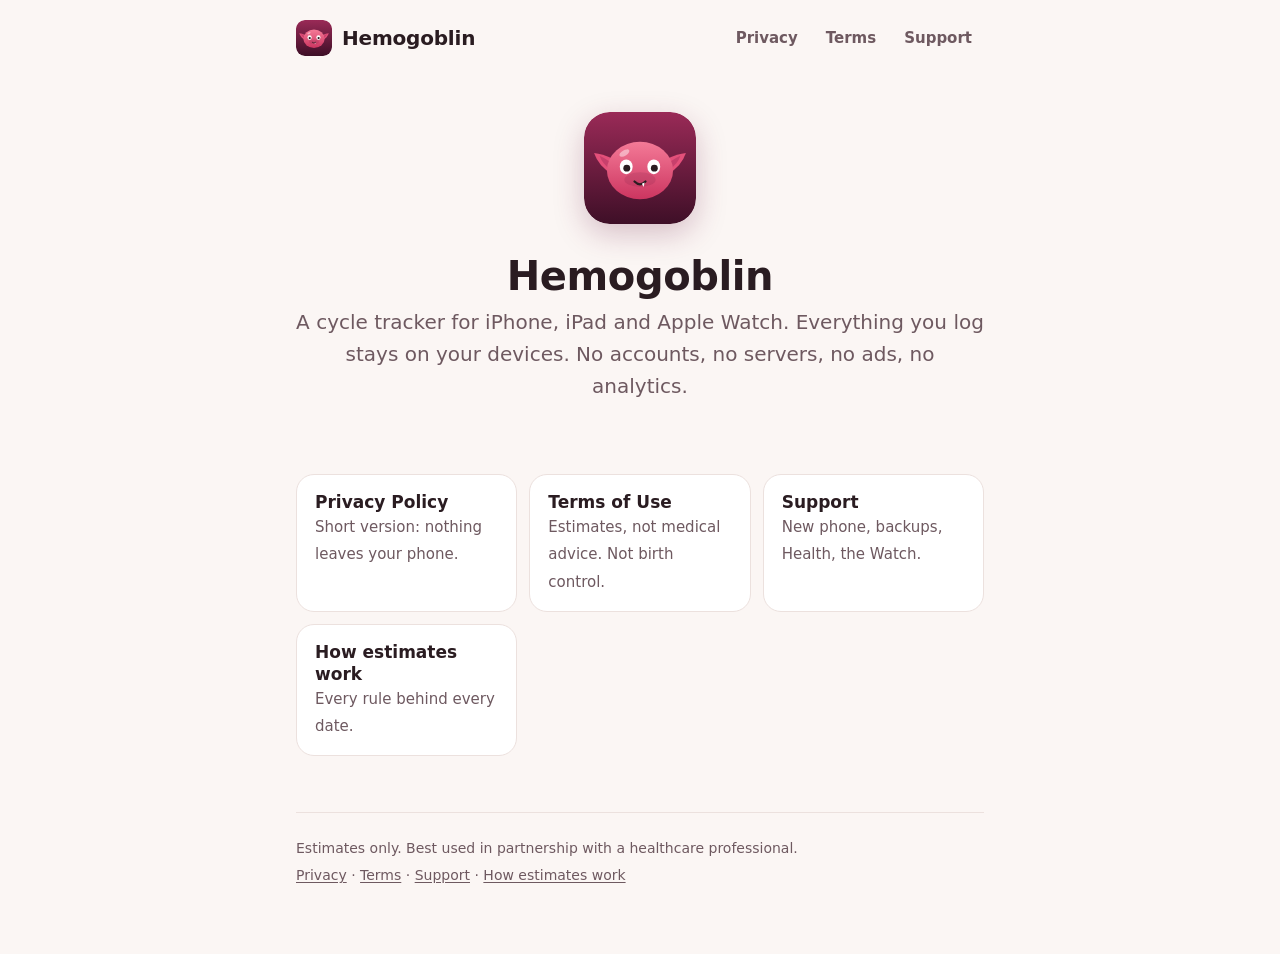
<file: index.html>
<!doctype html>
<html lang="en">
<head>
<meta charset="utf-8">
<meta name="viewport" content="width=device-width, initial-scale=1">
<title>Hemogoblin</title>
<meta name="description" content="A cycle tracker for iPhone, iPad and Apple Watch that keeps everything on your devices.">
<link rel="icon" href="icon.svg" type="image/svg+xml">
<link rel="stylesheet" href="style.css">
</head>
<body>
<div class="page">
<header class="top">
  <a class="brand" href="./"><img src="icon.svg" alt=""><span>Hemogoblin</span></a>
  <nav>
    <a href="privacy/">Privacy</a>
    <a href="terms/">Terms</a>
    <a href="support/">Support</a>
  </nav>
</header>

<main>
<section class="hero">
  <img src="icon.svg" alt="Hemogoblin app icon">
  <h1>Hemogoblin</h1>
  <p class="lede">A cycle tracker for iPhone, iPad and Apple Watch. Everything you log stays on your devices. No accounts, no servers, no ads, no analytics.</p>
</section>

<div class="tiles">
  <a class="tile" href="privacy/"><b>Privacy Policy</b><span>Short version: nothing leaves your phone.</span></a>
  <a class="tile" href="terms/"><b>Terms of Use</b><span>Estimates, not medical advice. Not birth control.</span></a>
  <a class="tile" href="support/"><b>Support</b><span>New phone, backups, Health, the Watch.</span></a>
  <a class="tile" href="estimates/"><b>How estimates work</b><span>Every rule behind every date.</span></a>
</div>
</main>

<footer>
  <p>Estimates only. Best used in partnership with a healthcare professional.</p>
  <p><a href="privacy/">Privacy</a> · <a href="terms/">Terms</a> · <a href="support/">Support</a> · <a href="estimates/">How estimates work</a></p>
</footer>
</div>
</body>
</html>
</file>
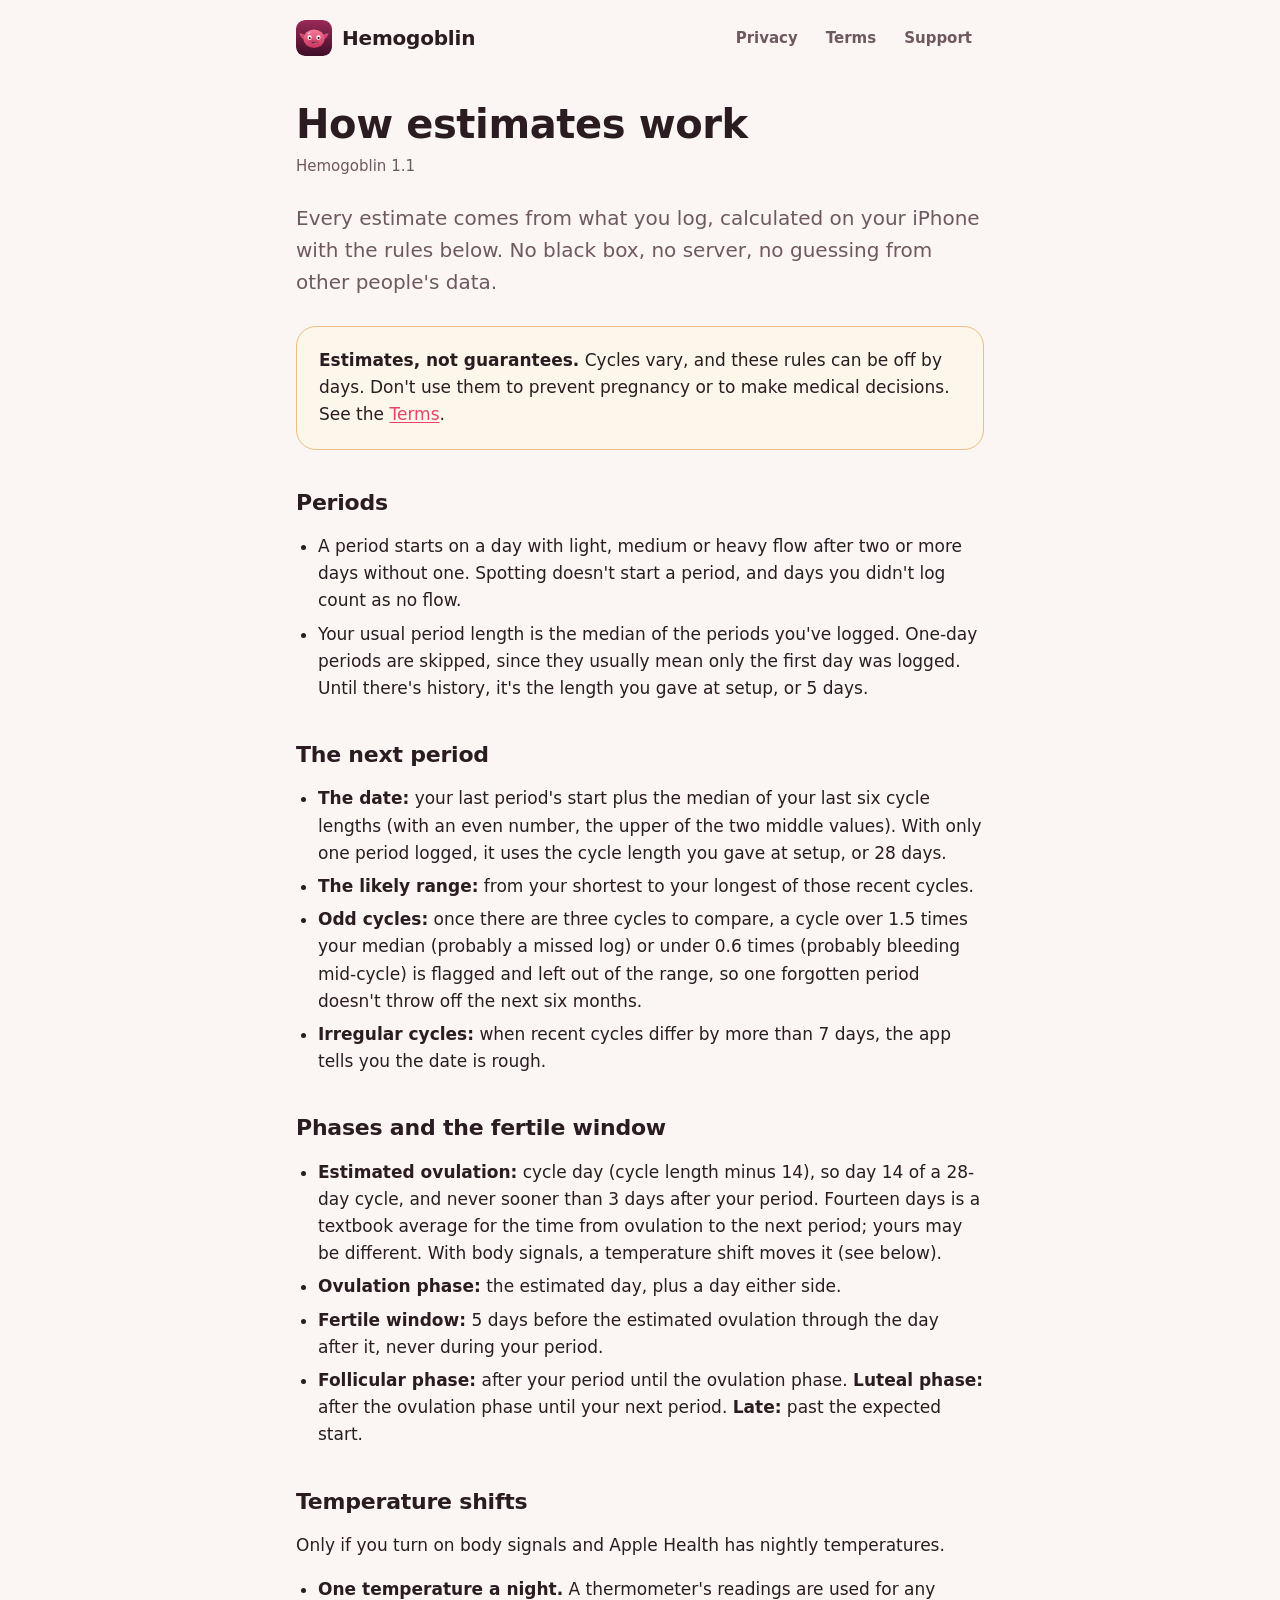
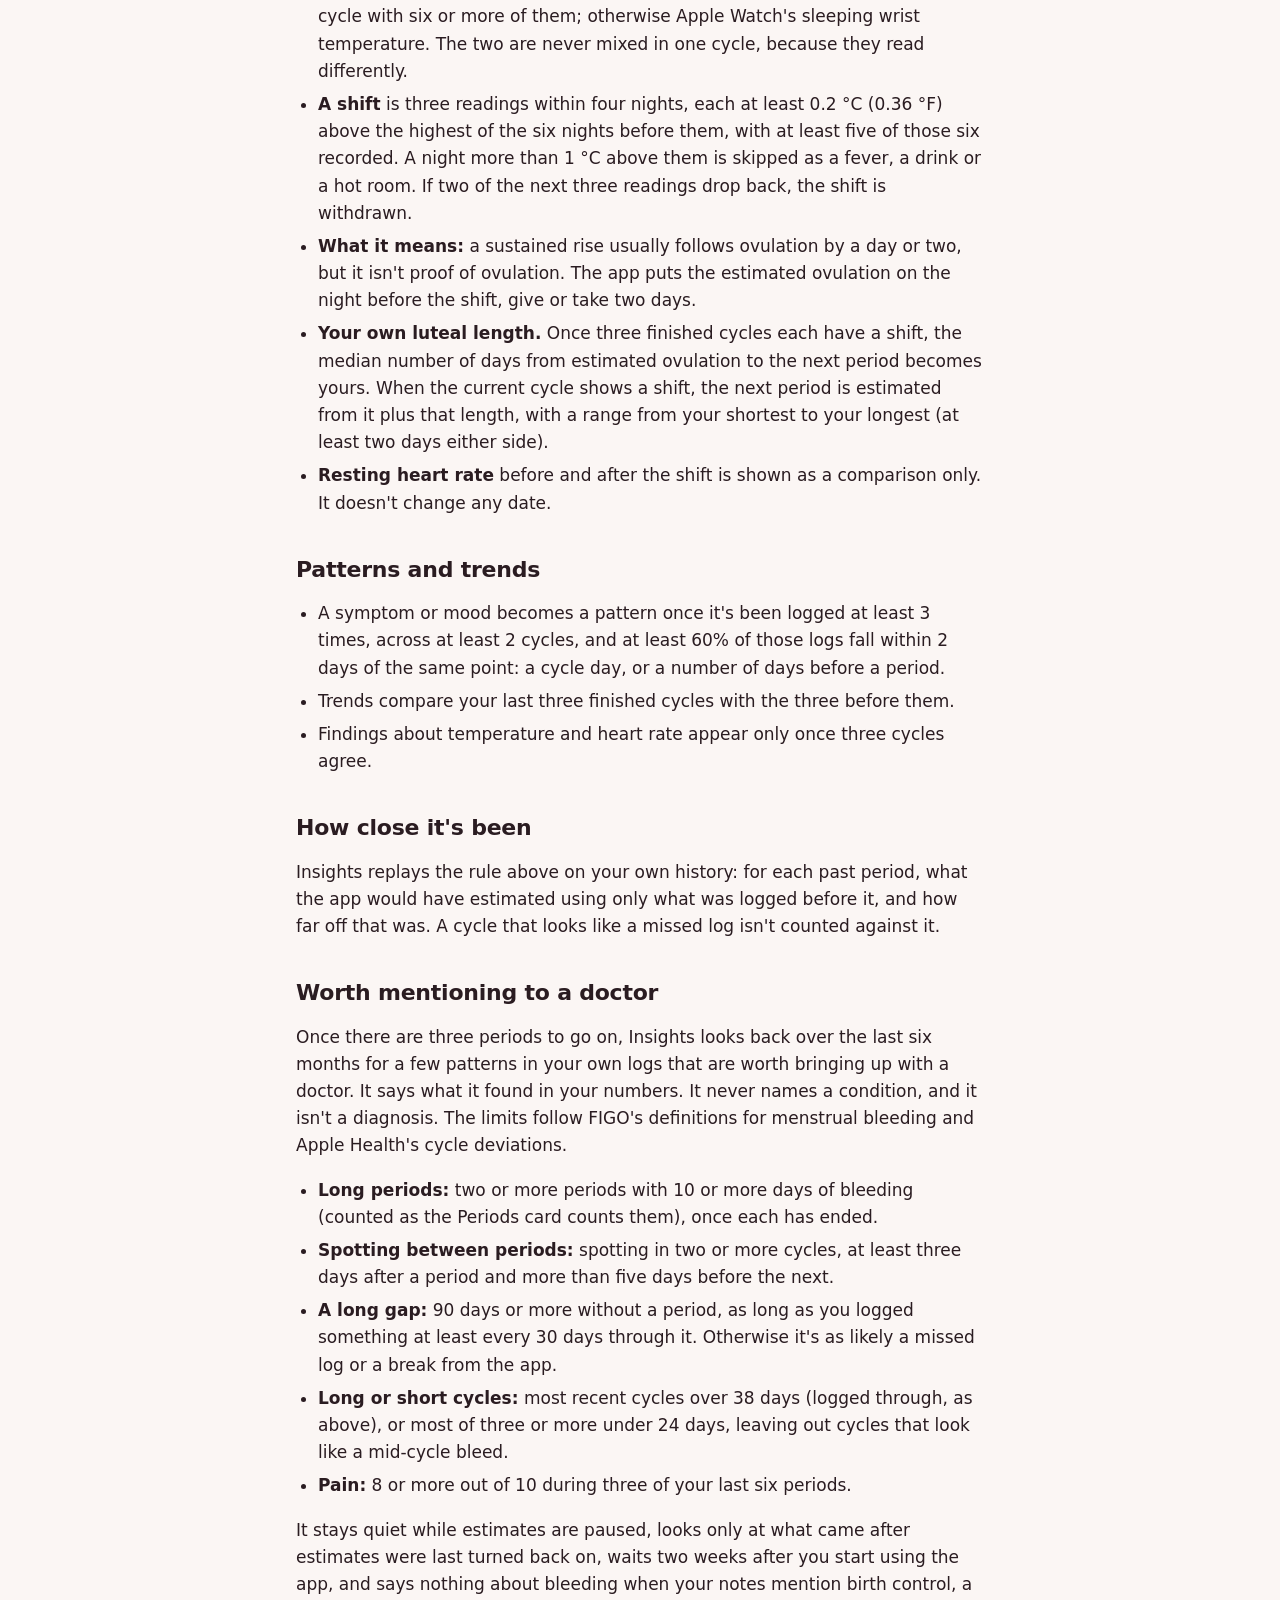
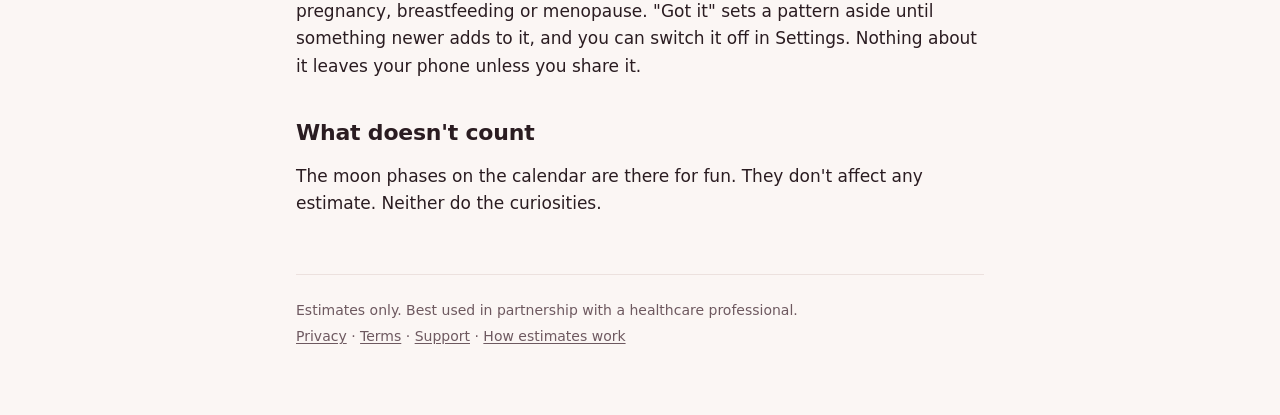
<file: estimates/index.html>
<!doctype html>
<html lang="en">
<head>
<meta charset="utf-8">
<meta name="viewport" content="width=device-width, initial-scale=1">
<title>How Estimates Work · Hemogoblin</title>
<meta name="description" content="Exactly how Hemogoblin estimates periods, phases, the fertile window and temperature shifts.">
<link rel="icon" href="../icon.svg" type="image/svg+xml">
<link rel="stylesheet" href="../style.css">
</head>
<body>
<div class="page">
<header class="top">
  <a class="brand" href="../"><img src="../icon.svg" alt=""><span>Hemogoblin</span></a>
  <nav>
    <a href="../privacy/">Privacy</a>
    <a href="../terms/">Terms</a>
    <a href="../support/">Support</a>
  </nav>
</header>

<main>
<h1>How estimates work</h1>
<p class="meta">Hemogoblin 1.1</p>
<p class="lede">Every estimate comes from what you log, calculated on your iPhone with the rules below. No black box, no server, no guessing from other people's data.</p>

<div class="card warn">
  <p><strong>Estimates, not guarantees.</strong> Cycles vary, and these rules can be off by days. Don't use them to prevent pregnancy or to make medical decisions. See the <a href="../terms/">Terms</a>.</p>
</div>

<h2>Periods</h2>
<ul>
  <li>A period starts on a day with light, medium or heavy flow after two or more days without one. Spotting doesn't start a period, and days you didn't log count as no flow.</li>
  <li>Your usual period length is the median of the periods you've logged. One-day periods are skipped, since they usually mean only the first day was logged. Until there's history, it's the length you gave at setup, or 5 days.</li>
</ul>

<h2>The next period</h2>
<ul>
  <li><strong>The date:</strong> your last period's start plus the median of your last six cycle lengths (with an even number, the upper of the two middle values). With only one period logged, it uses the cycle length you gave at setup, or 28 days.</li>
  <li><strong>The likely range:</strong> from your shortest to your longest of those recent cycles.</li>
  <li><strong>Odd cycles:</strong> once there are three cycles to compare, a cycle over 1.5 times your median (probably a missed log) or under 0.6 times (probably bleeding mid-cycle) is flagged and left out of the range, so one forgotten period doesn't throw off the next six months.</li>
  <li><strong>Irregular cycles:</strong> when recent cycles differ by more than 7 days, the app tells you the date is rough.</li>
</ul>

<h2>Phases and the fertile window</h2>
<ul>
  <li><strong>Estimated ovulation:</strong> cycle day (cycle length minus 14), so day 14 of a 28-day cycle, and never sooner than 3 days after your period. Fourteen days is a textbook average for the time from ovulation to the next period; yours may be different. With body signals, a temperature shift moves it (see below).</li>
  <li><strong>Ovulation phase:</strong> the estimated day, plus a day either side.</li>
  <li><strong>Fertile window:</strong> 5 days before the estimated ovulation through the day after it, never during your period.</li>
  <li><strong>Follicular phase:</strong> after your period until the ovulation phase. <strong>Luteal phase:</strong> after the ovulation phase until your next period. <strong>Late:</strong> past the expected start.</li>
</ul>

<h2>Temperature shifts</h2>
<p>Only if you turn on body signals and Apple Health has nightly temperatures.</p>
<ul>
  <li><strong>One temperature a night.</strong> A thermometer's readings are used for any cycle with six or more of them; otherwise Apple Watch's sleeping wrist temperature. The two are never mixed in one cycle, because they read differently.</li>
  <li><strong>A shift</strong> is three readings within four nights, each at least 0.2 °C (0.36 °F) above the highest of the six nights before them, with at least five of those six recorded. A night more than 1 °C above them is skipped as a fever, a drink or a hot room. If two of the next three readings drop back, the shift is withdrawn.</li>
  <li><strong>What it means:</strong> a sustained rise usually follows ovulation by a day or two, but it isn't proof of ovulation. The app puts the estimated ovulation on the night before the shift, give or take two days.</li>
  <li><strong>Your own luteal length.</strong> Once three finished cycles each have a shift, the median number of days from estimated ovulation to the next period becomes yours. When the current cycle shows a shift, the next period is estimated from it plus that length, with a range from your shortest to your longest (at least two days either side).</li>
  <li><strong>Resting heart rate</strong> before and after the shift is shown as a comparison only. It doesn't change any date.</li>
</ul>

<h2>Patterns and trends</h2>
<ul>
  <li>A symptom or mood becomes a pattern once it's been logged at least 3 times, across at least 2 cycles, and at least 60% of those logs fall within 2 days of the same point: a cycle day, or a number of days before a period.</li>
  <li>Trends compare your last three finished cycles with the three before them.</li>
  <li>Findings about temperature and heart rate appear only once three cycles agree.</li>
</ul>

<h2>How close it's been</h2>
<p>Insights replays the rule above on your own history: for each past period, what the app would have estimated using only what was logged before it, and how far off that was. A cycle that looks like a missed log isn't counted against it.</p>

<h2>Worth mentioning to a doctor</h2>
<p>Once there are three periods to go on, Insights looks back over the last six months for a few patterns in your own logs that are worth bringing up with a doctor. It says what it found in your numbers. It never names a condition, and it isn't a diagnosis. The limits follow FIGO's definitions for menstrual bleeding and Apple Health's cycle deviations.</p>
<ul>
  <li><strong>Long periods:</strong> two or more periods with 10 or more days of bleeding (counted as the Periods card counts them), once each has ended.</li>
  <li><strong>Spotting between periods:</strong> spotting in two or more cycles, at least three days after a period and more than five days before the next.</li>
  <li><strong>A long gap:</strong> 90 days or more without a period, as long as you logged something at least every 30 days through it. Otherwise it's as likely a missed log or a break from the app.</li>
  <li><strong>Long or short cycles:</strong> most recent cycles over 38 days (logged through, as above), or most of three or more under 24 days, leaving out cycles that look like a mid-cycle bleed.</li>
  <li><strong>Pain:</strong> 8 or more out of 10 during three of your last six periods.</li>
</ul>
<p>It stays quiet while estimates are paused, looks only at what came after estimates were last turned back on, waits two weeks after you start using the app, and says nothing about bleeding when your notes mention birth control, a pregnancy, breastfeeding or menopause. "Got it" sets a pattern aside until something newer adds to it, and you can switch it off in Settings. Nothing about it leaves your phone unless you share it.</p>

<h2>What doesn't count</h2>
<p>The moon phases on the calendar are there for fun. They don't affect any estimate. Neither do the curiosities.</p>
</main>

<footer>
  <p>Estimates only. Best used in partnership with a healthcare professional.</p>
  <p><a href="../privacy/">Privacy</a> · <a href="../terms/">Terms</a> · <a href="../support/">Support</a> · <a href="../estimates/">How estimates work</a></p>
</footer>
</div>
</body>
</html>
</file>
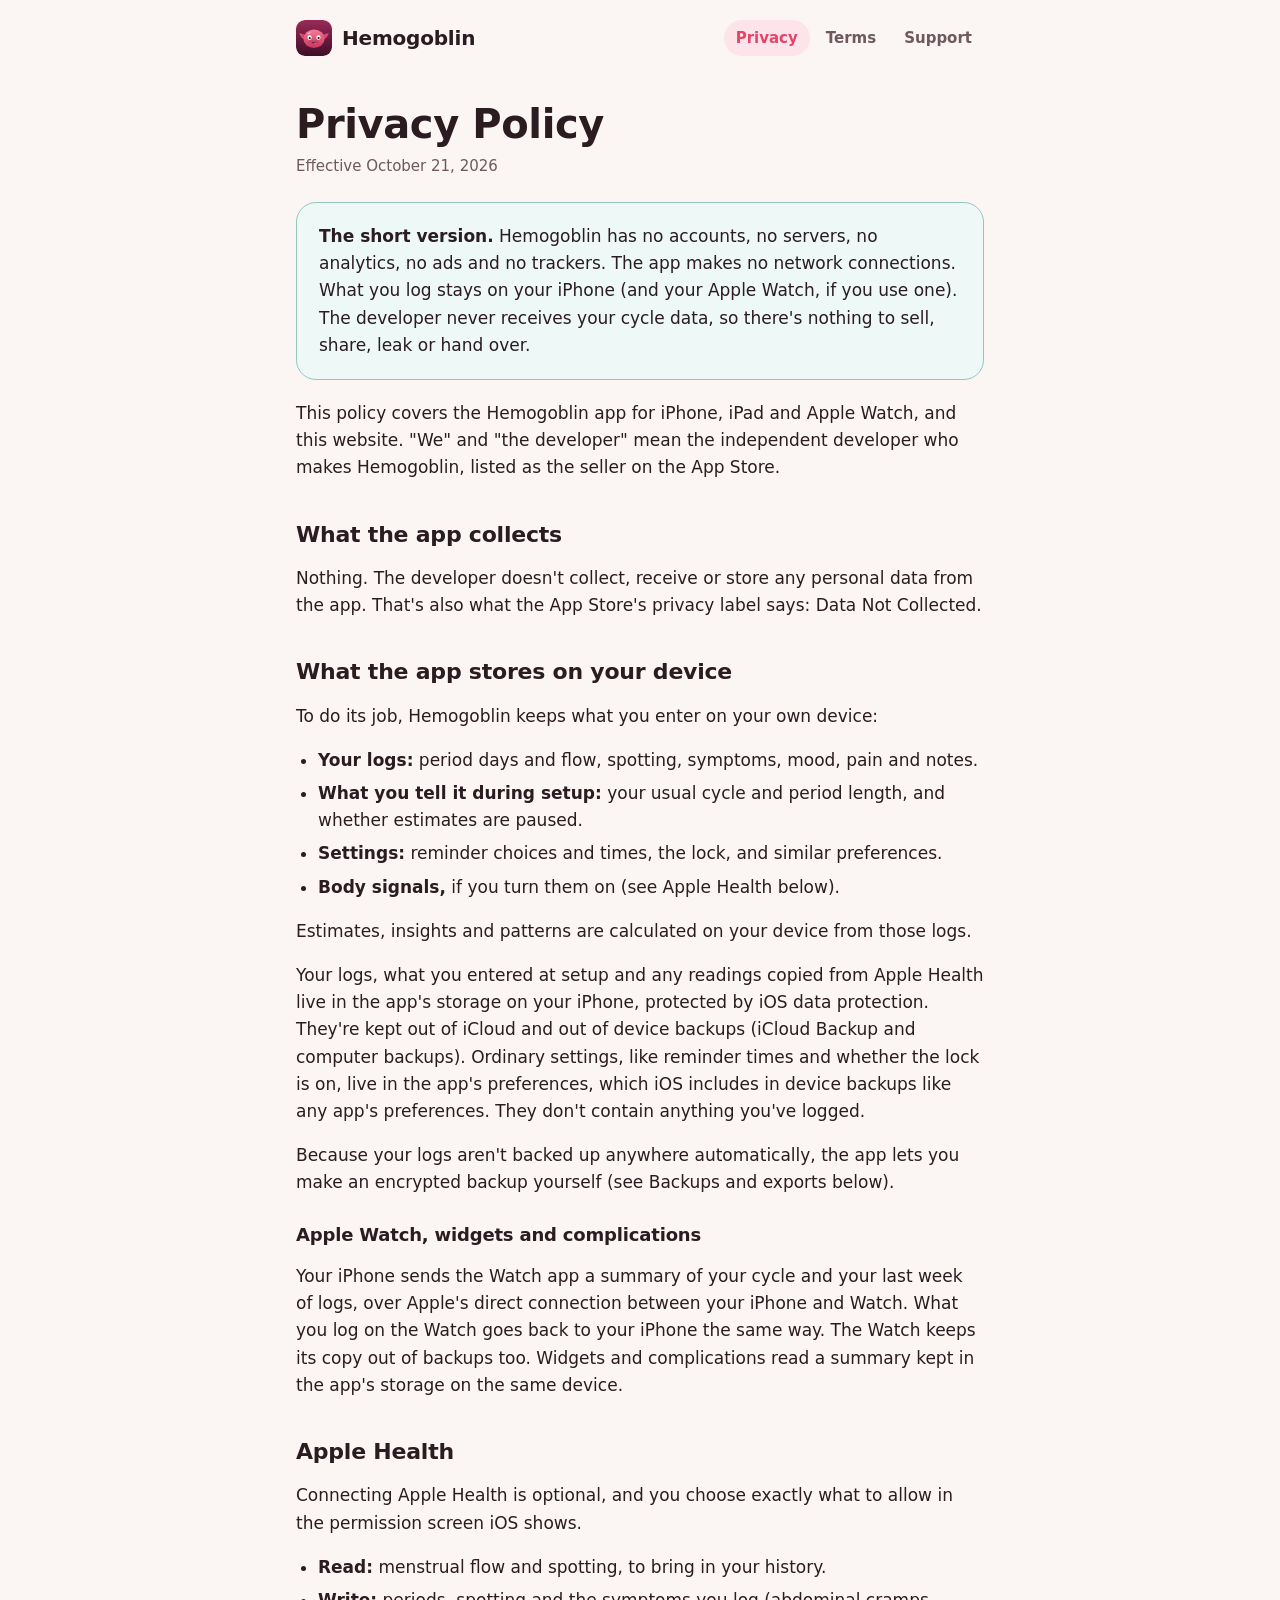
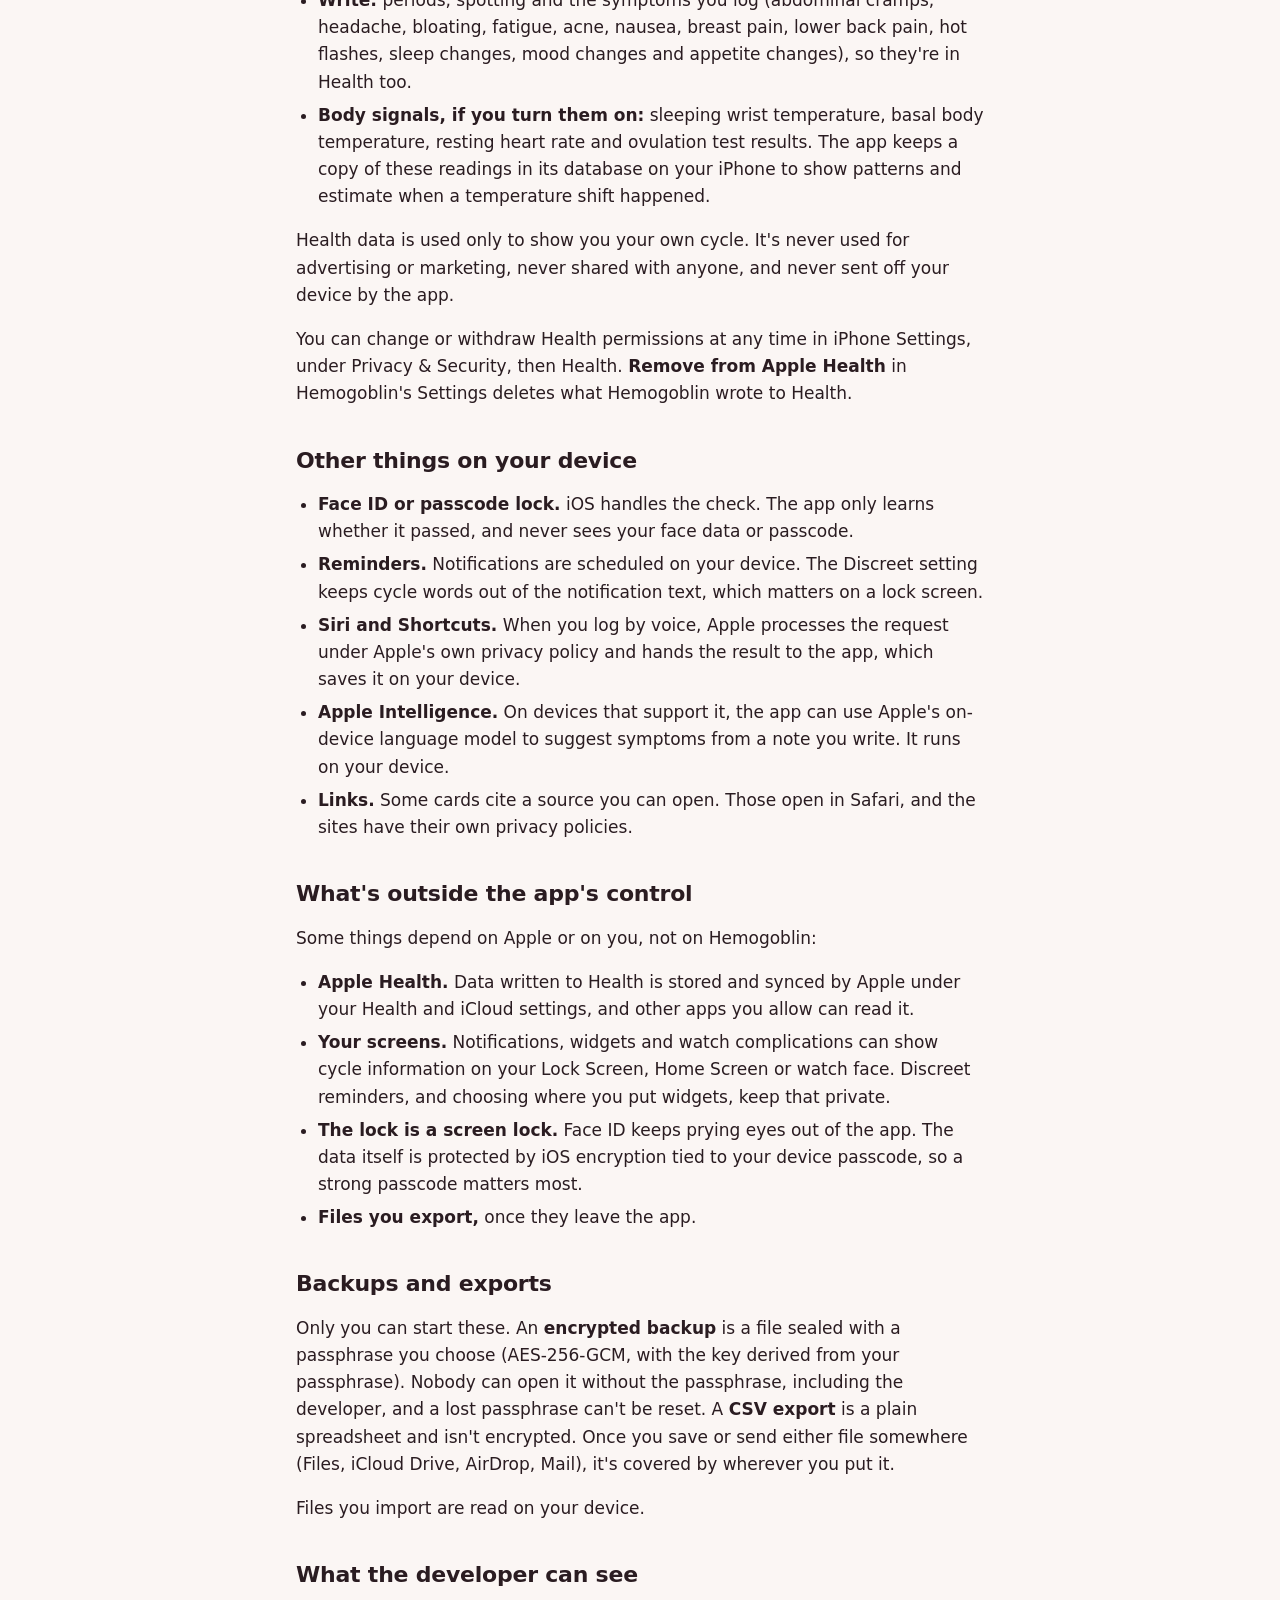
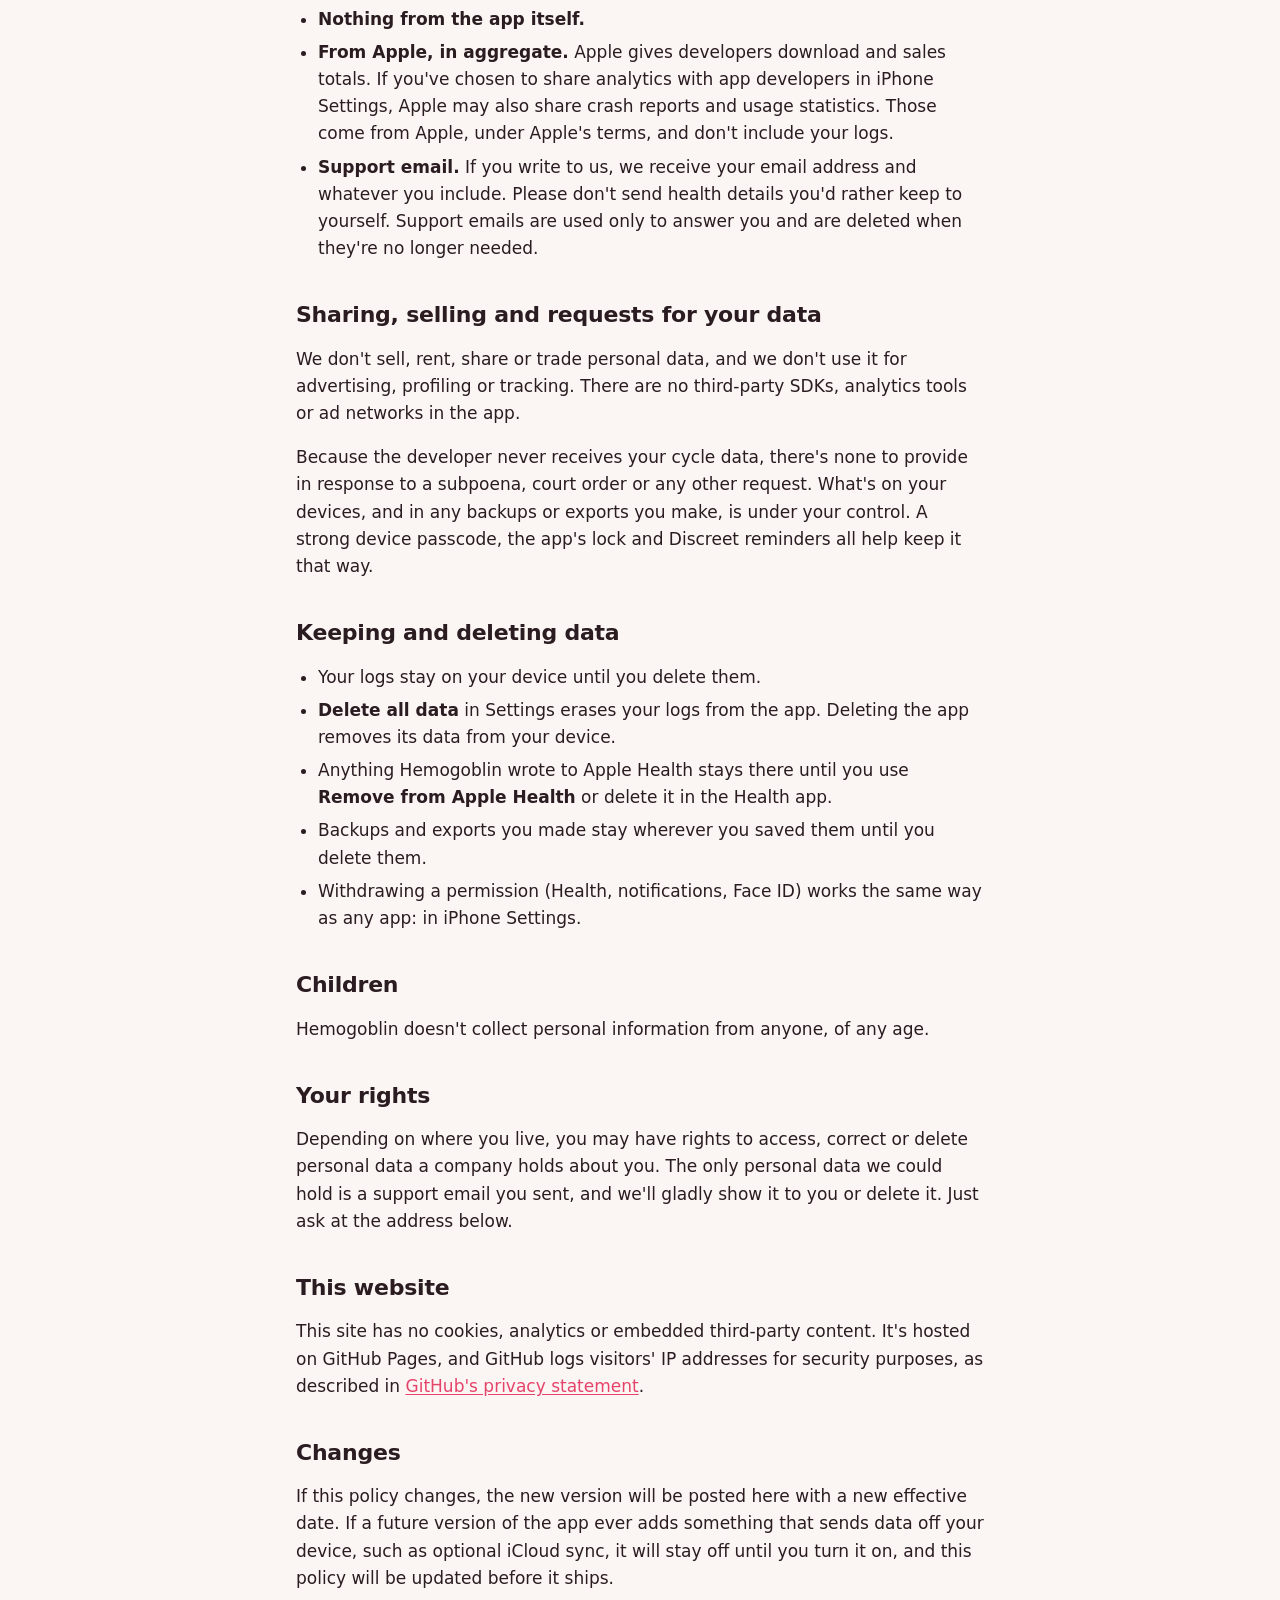
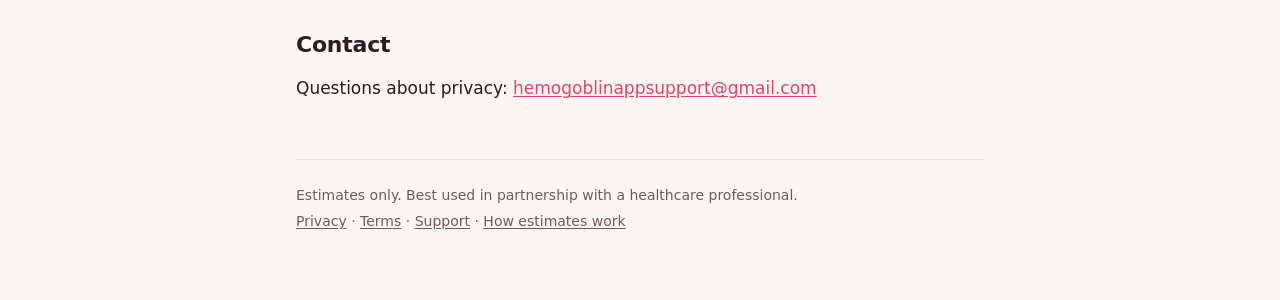
<file: privacy/index.html>
<!doctype html>
<html lang="en">
<head>
<meta charset="utf-8">
<meta name="viewport" content="width=device-width, initial-scale=1">
<title>Privacy Policy · Hemogoblin</title>
<meta name="description" content="Hemogoblin keeps your cycle on your devices. No accounts, no servers, no analytics, no ads.">
<link rel="icon" href="../icon.svg" type="image/svg+xml">
<link rel="stylesheet" href="../style.css">
</head>
<body>
<div class="page">
<header class="top">
  <a class="brand" href="../"><img src="../icon.svg" alt=""><span>Hemogoblin</span></a>
  <nav>
    <a href="../privacy/" aria-current="page">Privacy</a>
    <a href="../terms/">Terms</a>
    <a href="../support/">Support</a>
  </nav>
</header>

<main>
<h1>Privacy Policy</h1>
<p class="meta">Effective October 21, 2026</p>

<div class="card short">
  <p><strong>The short version.</strong> Hemogoblin has no accounts, no servers, no analytics, no ads and no trackers. The app makes no network connections. What you log stays on your iPhone (and your Apple Watch, if you use one). The developer never receives your cycle data, so there's nothing to sell, share, leak or hand over.</p>
</div>

<p>This policy covers the Hemogoblin app for iPhone, iPad and Apple Watch, and this website. "We" and "the developer" mean the independent developer who makes Hemogoblin, listed as the seller on the App Store.</p>

<h2>What the app collects</h2>
<p>Nothing. The developer doesn't collect, receive or store any personal data from the app. That's also what the App Store's privacy label says: Data Not Collected.</p>

<h2>What the app stores on your device</h2>
<p>To do its job, Hemogoblin keeps what you enter on your own device:</p>
<ul>
  <li><strong>Your logs:</strong> period days and flow, spotting, symptoms, mood, pain and notes.</li>
  <li><strong>What you tell it during setup:</strong> your usual cycle and period length, and whether estimates are paused.</li>
  <li><strong>Settings:</strong> reminder choices and times, the lock, and similar preferences.</li>
  <li><strong>Body signals,</strong> if you turn them on (see Apple Health below).</li>
</ul>
<p>Estimates, insights and patterns are calculated on your device from those logs.</p>
<p>Your logs, what you entered at setup and any readings copied from Apple Health live in the app's storage on your iPhone, protected by iOS data protection. They're kept out of iCloud and out of device backups (iCloud Backup and computer backups). Ordinary settings, like reminder times and whether the lock is on, live in the app's preferences, which iOS includes in device backups like any app's preferences. They don't contain anything you've logged.</p>
<p>Because your logs aren't backed up anywhere automatically, the app lets you make an encrypted backup yourself (see Backups and exports below).</p>

<h3>Apple Watch, widgets and complications</h3>
<p>Your iPhone sends the Watch app a summary of your cycle and your last week of logs, over Apple's direct connection between your iPhone and Watch. What you log on the Watch goes back to your iPhone the same way. The Watch keeps its copy out of backups too. Widgets and complications read a summary kept in the app's storage on the same device.</p>

<h2>Apple Health</h2>
<p>Connecting Apple Health is optional, and you choose exactly what to allow in the permission screen iOS shows.</p>
<ul>
  <li><strong>Read:</strong> menstrual flow and spotting, to bring in your history.</li>
  <li><strong>Write:</strong> periods, spotting and the symptoms you log (abdominal cramps, headache, bloating, fatigue, acne, nausea, breast pain, lower back pain, hot flashes, sleep changes, mood changes and appetite changes), so they're in Health too.</li>
  <li><strong>Body signals, if you turn them on:</strong> sleeping wrist temperature, basal body temperature, resting heart rate and ovulation test results. The app keeps a copy of these readings in its database on your iPhone to show patterns and estimate when a temperature shift happened.</li>
</ul>
<p>Health data is used only to show you your own cycle. It's never used for advertising or marketing, never shared with anyone, and never sent off your device by the app.</p>
<p>You can change or withdraw Health permissions at any time in iPhone Settings, under Privacy &amp; Security, then Health. <strong>Remove from Apple Health</strong> in Hemogoblin's Settings deletes what Hemogoblin wrote to Health.</p>

<h2>Other things on your device</h2>
<ul>
  <li><strong>Face ID or passcode lock.</strong> iOS handles the check. The app only learns whether it passed, and never sees your face data or passcode.</li>
  <li><strong>Reminders.</strong> Notifications are scheduled on your device. The Discreet setting keeps cycle words out of the notification text, which matters on a lock screen.</li>
  <li><strong>Siri and Shortcuts.</strong> When you log by voice, Apple processes the request under Apple's own privacy policy and hands the result to the app, which saves it on your device.</li>
  <li><strong>Apple Intelligence.</strong> On devices that support it, the app can use Apple's on-device language model to suggest symptoms from a note you write. It runs on your device.</li>
  <li><strong>Links.</strong> Some cards cite a source you can open. Those open in Safari, and the sites have their own privacy policies.</li>
</ul>

<h2>What's outside the app's control</h2>
<p>Some things depend on Apple or on you, not on Hemogoblin:</p>
<ul>
  <li><strong>Apple Health.</strong> Data written to Health is stored and synced by Apple under your Health and iCloud settings, and other apps you allow can read it.</li>
  <li><strong>Your screens.</strong> Notifications, widgets and watch complications can show cycle information on your Lock Screen, Home Screen or watch face. Discreet reminders, and choosing where you put widgets, keep that private.</li>
  <li><strong>The lock is a screen lock.</strong> Face ID keeps prying eyes out of the app. The data itself is protected by iOS encryption tied to your device passcode, so a strong passcode matters most.</li>
  <li><strong>Files you export,</strong> once they leave the app.</li>
</ul>

<h2>Backups and exports</h2>
<p>Only you can start these. An <strong>encrypted backup</strong> is a file sealed with a passphrase you choose (AES-256-GCM, with the key derived from your passphrase). Nobody can open it without the passphrase, including the developer, and a lost passphrase can't be reset. A <strong>CSV export</strong> is a plain spreadsheet and isn't encrypted. Once you save or send either file somewhere (Files, iCloud Drive, AirDrop, Mail), it's covered by wherever you put it.</p>
<p>Files you import are read on your device.</p>

<h2>What the developer can see</h2>
<ul>
  <li><strong>Nothing from the app itself.</strong></li>
  <li><strong>From Apple, in aggregate.</strong> Apple gives developers download and sales totals. If you've chosen to share analytics with app developers in iPhone Settings, Apple may also share crash reports and usage statistics. Those come from Apple, under Apple's terms, and don't include your logs.</li>
  <li><strong>Support email.</strong> If you write to us, we receive your email address and whatever you include. Please don't send health details you'd rather keep to yourself. Support emails are used only to answer you and are deleted when they're no longer needed.</li>
</ul>

<h2>Sharing, selling and requests for your data</h2>
<p>We don't sell, rent, share or trade personal data, and we don't use it for advertising, profiling or tracking. There are no third-party SDKs, analytics tools or ad networks in the app.</p>
<p>Because the developer never receives your cycle data, there's none to provide in response to a subpoena, court order or any other request. What's on your devices, and in any backups or exports you make, is under your control. A strong device passcode, the app's lock and Discreet reminders all help keep it that way.</p>

<h2>Keeping and deleting data</h2>
<ul>
  <li>Your logs stay on your device until you delete them.</li>
  <li><strong>Delete all data</strong> in Settings erases your logs from the app. Deleting the app removes its data from your device.</li>
  <li>Anything Hemogoblin wrote to Apple Health stays there until you use <strong>Remove from Apple Health</strong> or delete it in the Health app.</li>
  <li>Backups and exports you made stay wherever you saved them until you delete them.</li>
  <li>Withdrawing a permission (Health, notifications, Face ID) works the same way as any app: in iPhone Settings.</li>
</ul>

<h2>Children</h2>
<p>Hemogoblin doesn't collect personal information from anyone, of any age.</p>

<h2>Your rights</h2>
<p>Depending on where you live, you may have rights to access, correct or delete personal data a company holds about you. The only personal data we could hold is a support email you sent, and we'll gladly show it to you or delete it. Just ask at the address below.</p>

<h2>This website</h2>
<p>This site has no cookies, analytics or embedded third-party content. It's hosted on GitHub Pages, and GitHub logs visitors' IP addresses for security purposes, as described in <a href="https://docs.github.com/en/site-policy/privacy-policies/github-general-privacy-statement">GitHub's privacy statement</a>.</p>

<h2>Changes</h2>
<p>If this policy changes, the new version will be posted here with a new effective date. If a future version of the app ever adds something that sends data off your device, such as optional iCloud sync, it will stay off until you turn it on, and this policy will be updated before it ships.</p>

<h2>Contact</h2>
<p>Questions about privacy: <a href="mailto:hemogoblinappsupport@gmail.com">hemogoblinappsupport@gmail.com</a></p>
</main>

<footer>
  <p>Estimates only. Best used in partnership with a healthcare professional.</p>
  <p><a href="../privacy/">Privacy</a> · <a href="../terms/">Terms</a> · <a href="../support/">Support</a> · <a href="../estimates/">How estimates work</a></p>
</footer>
</div>
</body>
</html>
</file>
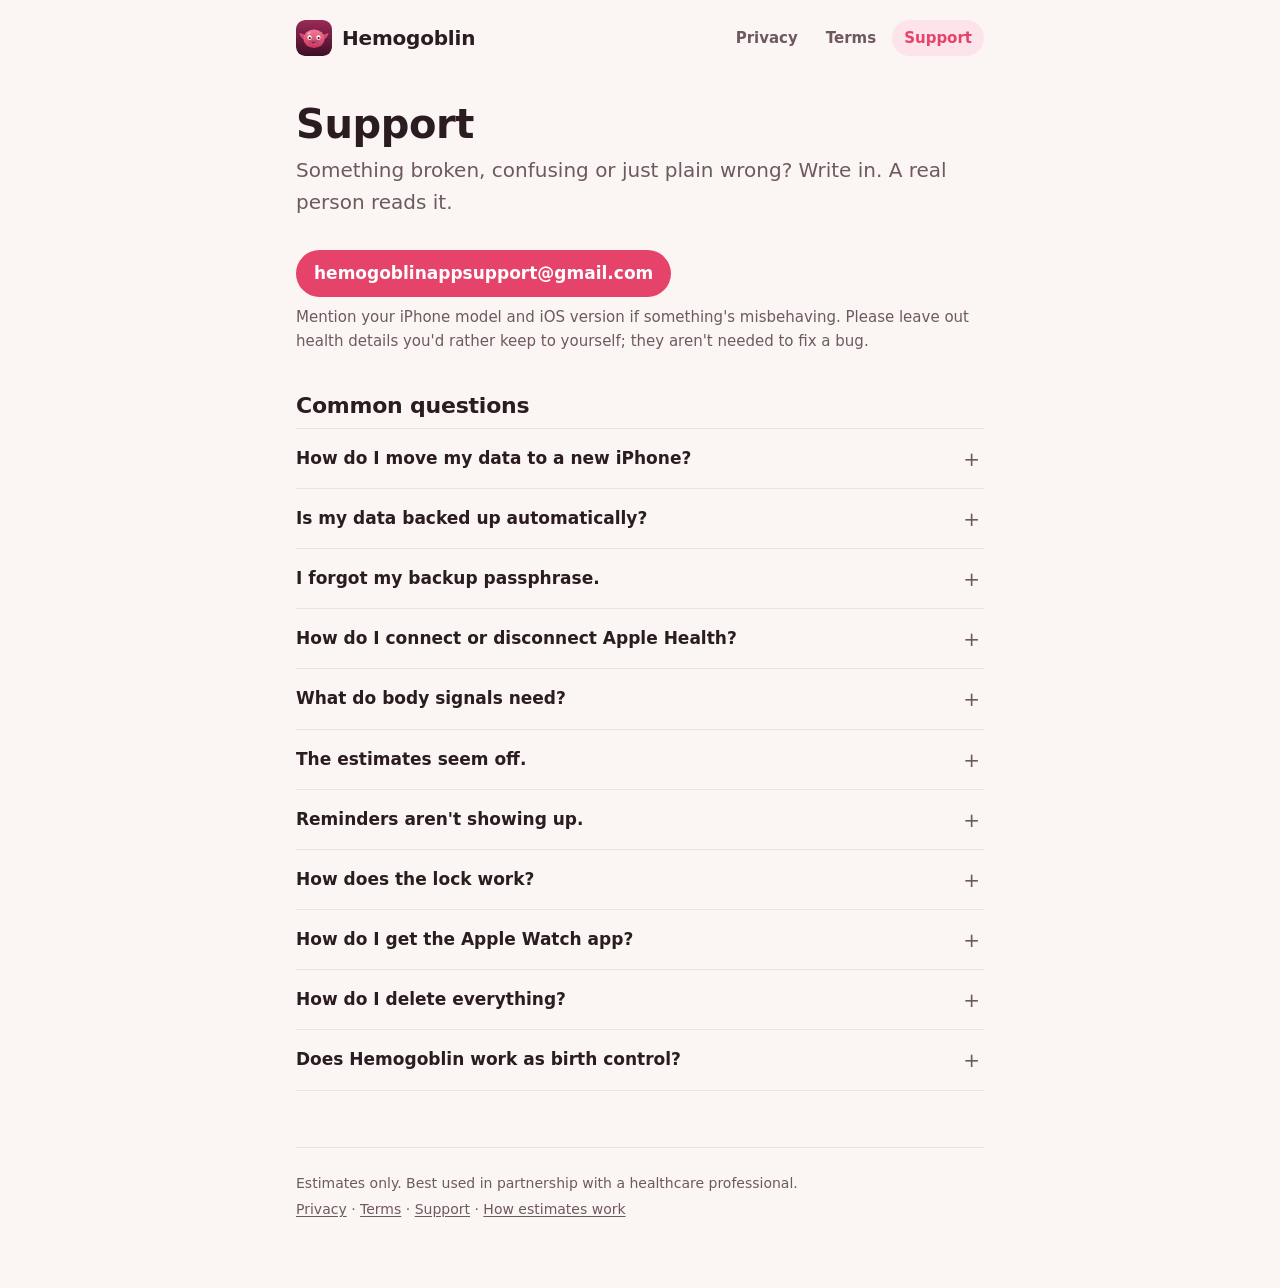
<file: support/index.html>
<!doctype html>
<html lang="en">
<head>
<meta charset="utf-8">
<meta name="viewport" content="width=device-width, initial-scale=1">
<title>Support · Hemogoblin</title>
<meta name="description" content="Help with Hemogoblin: backups, new phones, Apple Health, the Watch and more.">
<link rel="icon" href="../icon.svg" type="image/svg+xml">
<link rel="stylesheet" href="../style.css">
</head>
<body>
<div class="page">
<header class="top">
  <a class="brand" href="../"><img src="../icon.svg" alt=""><span>Hemogoblin</span></a>
  <nav>
    <a href="../privacy/">Privacy</a>
    <a href="../terms/">Terms</a>
    <a href="../support/" aria-current="page">Support</a>
  </nav>
</header>

<main>
<h1>Support</h1>
<p class="lede">Something broken, confusing or just plain wrong? Write in. A real person reads it.</p>
<a class="contact" href="mailto:hemogoblinappsupport@gmail.com?subject=Hemogoblin">hemogoblinappsupport@gmail.com</a>
<p class="meta">Mention your iPhone model and iOS version if something's misbehaving. Please leave out health details you'd rather keep to yourself; they aren't needed to fix a bug.</p>

<h2>Common questions</h2>

<details>
  <summary>How do I move my data to a new iPhone?</summary>
  <p>Your logs aren't in iCloud or in device backups, so restoring a new phone won't bring them along. Move them with an encrypted backup:</p>
  <ul>
    <li>On the old phone, open Settings in Hemogoblin (the gear on Today), tap <strong>Back up</strong>, choose a passphrase and save the file somewhere you can reach from the new phone, such as Files or iCloud Drive.</li>
    <li>On the new phone, install Hemogoblin, then tap the backup file in Files or AirDrop it over. Or use <strong>Import</strong> in Hemogoblin's Settings.</li>
    <li>Enter the passphrase. Done.</li>
  </ul>
</details>

<details>
  <summary>Is my data backed up automatically?</summary>
  <p>No. That's on purpose: your logs stay out of iCloud and out of device backups. Make an encrypted backup in Settings now and then. Settings shows when you last did.</p>
</details>

<details>
  <summary>I forgot my backup passphrase.</summary>
  <p>There's no way to recover it, for you or for us. The backup can only be opened with the passphrase it was made with. If you still have the app with your data on your phone, make a new backup with a new passphrase.</p>
</details>

<details>
  <summary>How do I connect or disconnect Apple Health?</summary>
  <p>In Hemogoblin's Settings, under Apple Health, turn on <strong>Periods and symptoms</strong> or <strong>Body signals</strong>. To change what Hemogoblin can read or write later, go to iPhone Settings, then Privacy &amp; Security, then Health, then Hemogoblin. <strong>Remove from Apple Health</strong> deletes everything Hemogoblin wrote there.</p>
</details>

<details>
  <summary>What do body signals need?</summary>
  <p>Readings in Apple Health: sleeping wrist temperature from an Apple Watch that measures it, basal body temperature from a thermometer app, resting heart rate, or ovulation test results. With enough nights logged, Hemogoblin estimates when your temperature shifted each cycle. Settings shows what's arriving and from where.</p>
</details>

<details>
  <summary>The estimates seem off.</summary>
  <p>They sharpen with every period you log, and the first few cycles lean on what you entered at setup. Missing a log can make one cycle look extra long; editing your periods in Settings fixes the history. If estimates aren't useful right now, for any reason, turn on <strong>Pause estimates</strong> and keep logging.</p>
</details>

<details>
  <summary>Reminders aren't showing up.</summary>
  <p>Check that notifications are allowed for Hemogoblin in iPhone Settings, and that a Focus isn't silencing them. In Hemogoblin's Settings, turn on the reminders you want and pick a delivery time. <strong>Discreet</strong> keeps cycle words out of the notification text.</p>
</details>

<details>
  <summary>How does the lock work?</summary>
  <p>Turn on the Face ID (or Touch ID) lock in Settings. If Face ID doesn't recognize you, your device passcode works too. The app also hides its contents in the app switcher.</p>
</details>

<details>
  <summary>How do I get the Apple Watch app?</summary>
  <p>Install Hemogoblin on your iPhone first. Then open the Watch app on your iPhone, find Hemogoblin under available apps and tap Install. The Watch app logs today and the last week, and sends everything to your iPhone.</p>
</details>

<details>
  <summary>How do I delete everything?</summary>
  <p>In Hemogoblin's Settings, tap <strong>Delete all data</strong>. There's no undo, so back up first if you might want it later. Deleting the app also removes its data from your phone. Anything written to Apple Health stays there until you remove it.</p>
</details>

<details>
  <summary>Does Hemogoblin work as birth control?</summary>
  <p>No. The fertile window and estimated ovulation are estimates, not a contraceptive. See the <a href="../terms/">Terms</a>.</p>
</details>
</main>

<footer>
  <p>Estimates only. Best used in partnership with a healthcare professional.</p>
  <p><a href="../privacy/">Privacy</a> · <a href="../terms/">Terms</a> · <a href="../support/">Support</a> · <a href="../estimates/">How estimates work</a></p>
</footer>
</div>
</body>
</html>
</file>
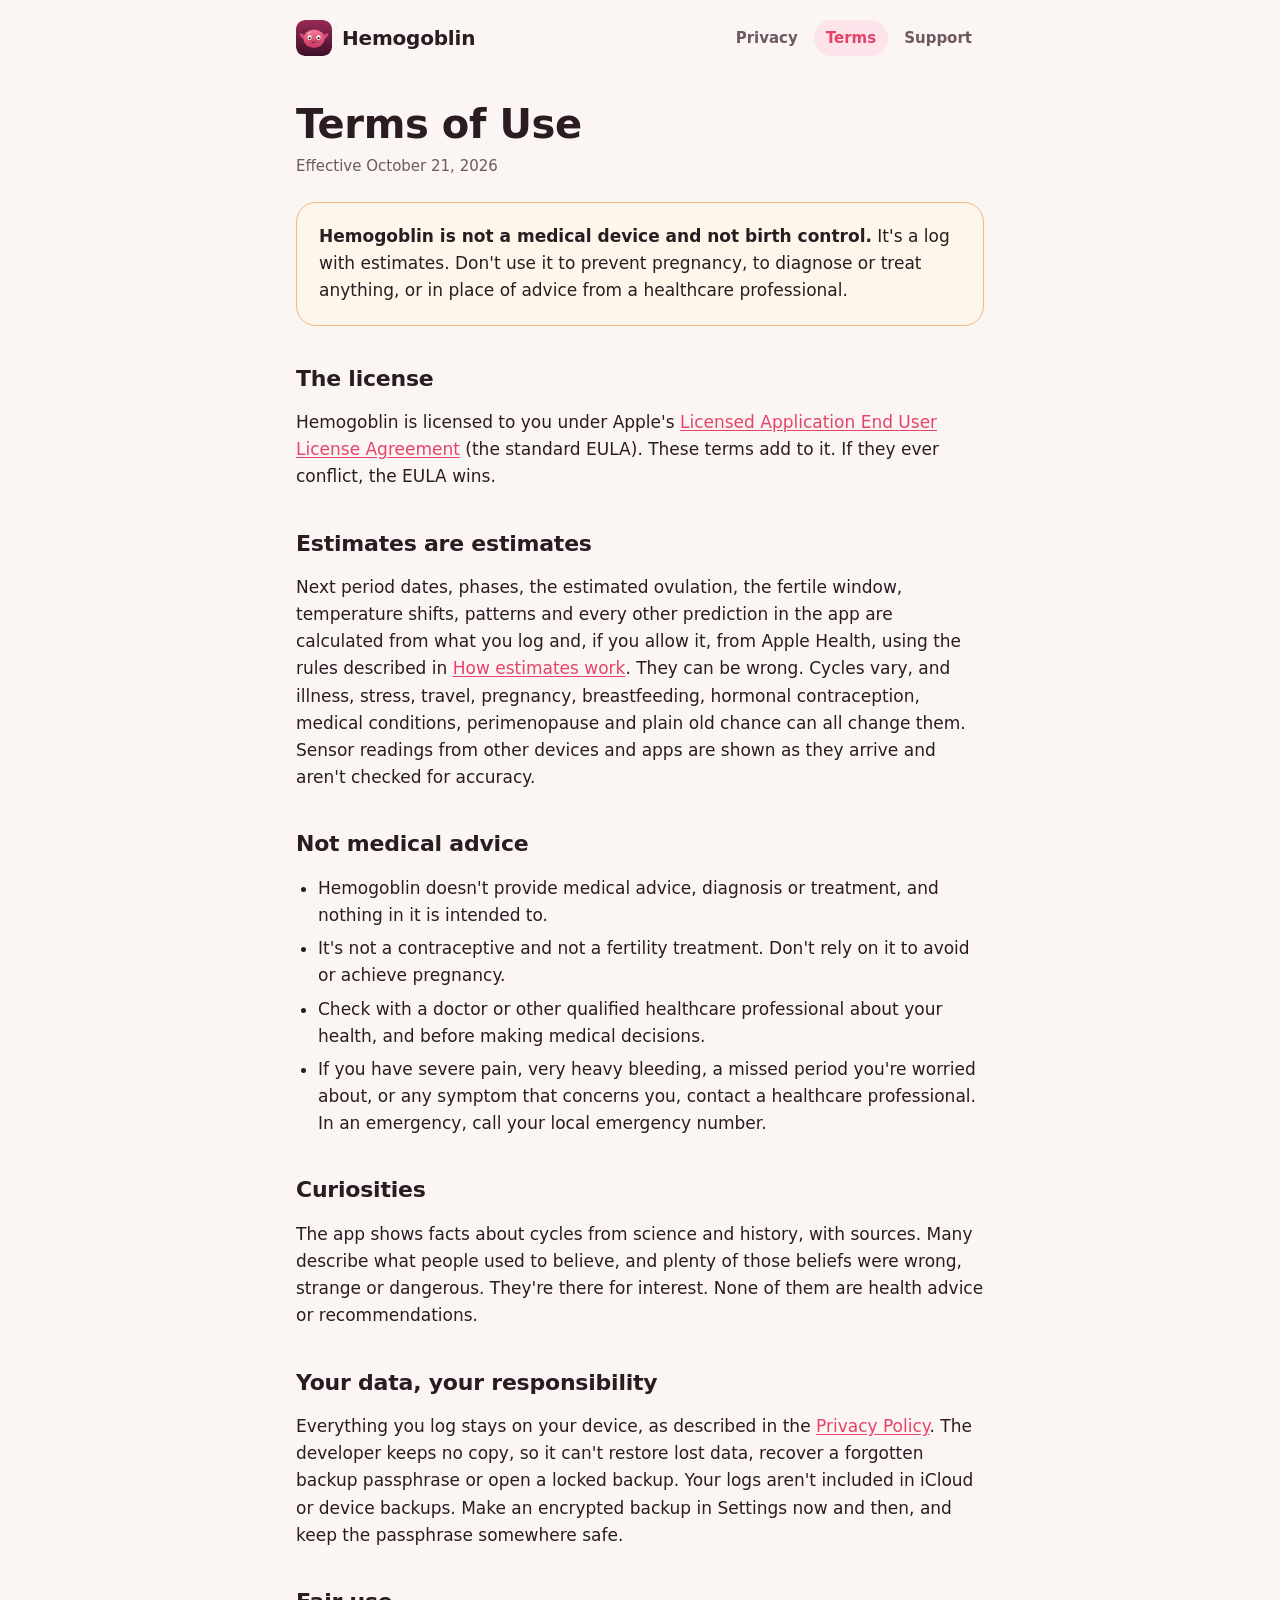
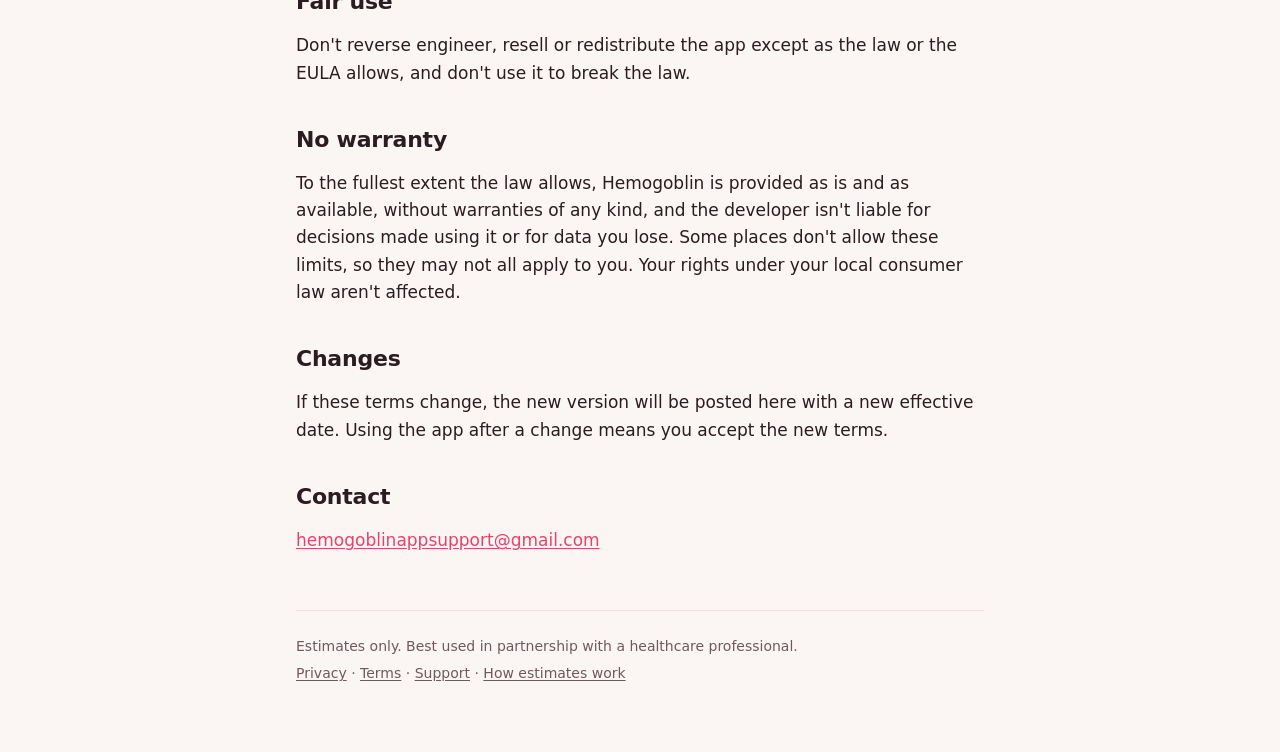
<file: terms/index.html>
<!doctype html>
<html lang="en">
<head>
<meta charset="utf-8">
<meta name="viewport" content="width=device-width, initial-scale=1">
<title>Terms of Use · Hemogoblin</title>
<meta name="description" content="Hemogoblin's terms of use and health disclaimer.">
<link rel="icon" href="../icon.svg" type="image/svg+xml">
<link rel="stylesheet" href="../style.css">
</head>
<body>
<div class="page">
<header class="top">
  <a class="brand" href="../"><img src="../icon.svg" alt=""><span>Hemogoblin</span></a>
  <nav>
    <a href="../privacy/">Privacy</a>
    <a href="../terms/" aria-current="page">Terms</a>
    <a href="../support/">Support</a>
  </nav>
</header>

<main>
<h1>Terms of Use</h1>
<p class="meta">Effective October 21, 2026</p>

<div class="card warn">
  <p><strong>Hemogoblin is not a medical device and not birth control.</strong> It's a log with estimates. Don't use it to prevent pregnancy, to diagnose or treat anything, or in place of advice from a healthcare professional.</p>
</div>

<h2>The license</h2>
<p>Hemogoblin is licensed to you under Apple's <a href="https://www.apple.com/legal/internet-services/itunes/dev/stdeula/">Licensed Application End User License Agreement</a> (the standard EULA). These terms add to it. If they ever conflict, the EULA wins.</p>

<h2>Estimates are estimates</h2>
<p>Next period dates, phases, the estimated ovulation, the fertile window, temperature shifts, patterns and every other prediction in the app are calculated from what you log and, if you allow it, from Apple Health, using the rules described in <a href="../estimates/">How estimates work</a>. They can be wrong. Cycles vary, and illness, stress, travel, pregnancy, breastfeeding, hormonal contraception, medical conditions, perimenopause and plain old chance can all change them. Sensor readings from other devices and apps are shown as they arrive and aren't checked for accuracy.</p>

<h2>Not medical advice</h2>
<ul>
  <li>Hemogoblin doesn't provide medical advice, diagnosis or treatment, and nothing in it is intended to.</li>
  <li>It's not a contraceptive and not a fertility treatment. Don't rely on it to avoid or achieve pregnancy.</li>
  <li>Check with a doctor or other qualified healthcare professional about your health, and before making medical decisions.</li>
  <li>If you have severe pain, very heavy bleeding, a missed period you're worried about, or any symptom that concerns you, contact a healthcare professional. In an emergency, call your local emergency number.</li>
</ul>

<h2>Curiosities</h2>
<p>The app shows facts about cycles from science and history, with sources. Many describe what people used to believe, and plenty of those beliefs were wrong, strange or dangerous. They're there for interest. None of them are health advice or recommendations.</p>

<h2>Your data, your responsibility</h2>
<p>Everything you log stays on your device, as described in the <a href="../privacy/">Privacy Policy</a>. The developer keeps no copy, so it can't restore lost data, recover a forgotten backup passphrase or open a locked backup. Your logs aren't included in iCloud or device backups. Make an encrypted backup in Settings now and then, and keep the passphrase somewhere safe.</p>

<h2>Fair use</h2>
<p>Don't reverse engineer, resell or redistribute the app except as the law or the EULA allows, and don't use it to break the law.</p>

<h2>No warranty</h2>
<p>To the fullest extent the law allows, Hemogoblin is provided as is and as available, without warranties of any kind, and the developer isn't liable for decisions made using it or for data you lose. Some places don't allow these limits, so they may not all apply to you. Your rights under your local consumer law aren't affected.</p>

<h2>Changes</h2>
<p>If these terms change, the new version will be posted here with a new effective date. Using the app after a change means you accept the new terms.</p>

<h2>Contact</h2>
<p><a href="mailto:hemogoblinappsupport@gmail.com">hemogoblinappsupport@gmail.com</a></p>
</main>

<footer>
  <p>Estimates only. Best used in partnership with a healthcare professional.</p>
  <p><a href="../privacy/">Privacy</a> · <a href="../terms/">Terms</a> · <a href="../support/">Support</a> · <a href="../estimates/">How estimates work</a></p>
</footer>
</div>
</body>
</html>
</file>
<file: style.css>
:root {
  --bg: #fbf6f4;
  --raised: #f3eae7;
  --card: #ffffff;
  --ink: #2a1c21;
  --ink-2: #6e5960;
  --mute: #a7939a;
  --line: #ece1de;
  --rose: #e5436a;
  --rose-soft: #fde4ea;
  --teal: #23a796;
  --lavender: #8a68dc;
  --gold: #e99a20;
  color-scheme: light dark;
}
@media (prefers-color-scheme: dark) {
  :root {
    --bg: #141013;
    --raised: #1c1619;
    --card: #211a1e;
    --ink: #f7eef1;
    --ink-2: #c8b4bb;
    --mute: #8c7980;
    --line: #34292e;
    --rose: #ff5f84;
    --rose-soft: #3b1b26;
    --teal: #3cc7b4;
    --lavender: #a98cf0;
    --gold: #f5b04a;
  }
}

* { box-sizing: border-box; }
html { -webkit-text-size-adjust: 100%; }
body {
  margin: 0;
  background: var(--bg);
  color: var(--ink);
  font: 17px/1.6 -apple-system, BlinkMacSystemFont, "Segoe UI", system-ui, sans-serif;
  -webkit-font-smoothing: antialiased;
}
.page { max-width: 720px; margin: 0 auto; padding: 0 16px 64px; }

header.top {
  display: flex; align-items: center; justify-content: space-between; gap: 12px;
  flex-wrap: wrap; padding: 20px 0 8px;
}
.brand { display: flex; align-items: center; gap: 10px; color: inherit; text-decoration: none; }
.brand img { width: 36px; height: 36px; border-radius: 9px; }
.brand span { font: 700 20px/1 ui-rounded, -apple-system, system-ui, sans-serif; letter-spacing: -0.01em; }
nav { display: flex; gap: 4px; flex-wrap: wrap; }
nav a {
  color: var(--ink-2); text-decoration: none; font-weight: 600; font-size: 15px;
  padding: 6px 12px; border-radius: 999px;
}
nav a:hover { background: var(--raised); color: var(--ink); }
nav a[aria-current="page"] { background: var(--rose-soft); color: var(--rose); }

h1, h2, h3 { font-family: ui-rounded, -apple-system, system-ui, sans-serif; line-height: 1.2; letter-spacing: -0.01em; }
h1 { font-size: clamp(30px, 6vw, 40px); margin: 36px 0 6px; }
h2 { font-size: 22px; margin: 40px 0 8px; }
h3 { font-size: 18px; margin: 28px 0 4px; }
p, li { color: var(--ink); }
.meta { color: var(--ink-2); font-size: 15px; margin: 0 0 24px; }
a { color: var(--rose); text-underline-offset: 2px; }
ul { padding-left: 22px; }
li { margin: 6px 0; }
strong { font-weight: 650; }

.card {
  background: var(--card); border: 1px solid var(--line); border-radius: 20px;
  padding: 20px 22px; margin: 20px 0;
}
.card > :first-child { margin-top: 0; }
.card > :last-child { margin-bottom: 0; }
/* the two callouts: the whole card takes the colour (border and a soft wash), no edge stripe */
.card.short {
  border-color: var(--teal);
  border-color: color-mix(in srgb, var(--teal) 45%, var(--line));
  background: color-mix(in srgb, var(--teal) 8%, var(--card));
}
.card.warn {
  border-color: var(--gold);
  border-color: color-mix(in srgb, var(--gold) 50%, var(--line));
  background: color-mix(in srgb, var(--gold) 9%, var(--card));
}

.lede { font-size: 20px; color: var(--ink-2); margin: 0 0 28px; }
.hero { text-align: center; padding: 48px 0 16px; }
.hero img { width: 112px; height: 112px; border-radius: 26px; box-shadow: 0 10px 30px rgba(110, 28, 66, 0.25); }
.hero h1 { margin-top: 20px; }
.tiles { display: grid; grid-template-columns: repeat(auto-fit, minmax(190px, 1fr)); gap: 12px; margin: 28px 0; }
.tile {
  display: block; background: var(--card); border: 1px solid var(--line); border-radius: 18px;
  padding: 16px 18px; color: inherit; text-decoration: none;
}
.tile:hover { border-color: var(--rose); }
.tile b { display: block; font: 700 17px/1.3 ui-rounded, -apple-system, system-ui, sans-serif; }
.tile span { color: var(--ink-2); font-size: 15px; }

details { border-top: 1px solid var(--line); padding: 4px 0; }
details:last-of-type { border-bottom: 1px solid var(--line); }
summary {
  cursor: pointer; list-style: none; font-weight: 650; padding: 12px 28px 12px 0; position: relative;
}
summary::-webkit-details-marker { display: none; }
summary::after {
  content: "+"; position: absolute; right: 4px; top: 10px; color: var(--ink-2); font-size: 20px; font-weight: 400;
}
details[open] summary::after { content: "\2212"; }
details > :not(summary) { margin-top: 0; }

.contact {
  display: inline-block; background: var(--rose); color: #fff; text-decoration: none; font-weight: 650;
  padding: 10px 18px; border-radius: 999px; margin: 4px 0 8px; overflow-wrap: anywhere;
}

footer {
  border-top: 1px solid var(--line); margin-top: 56px; padding-top: 20px;
  color: var(--ink-2); font-size: 14px;
}
footer p { color: var(--ink-2); margin: 4px 0; }
footer a { color: var(--ink-2); }
</file>
